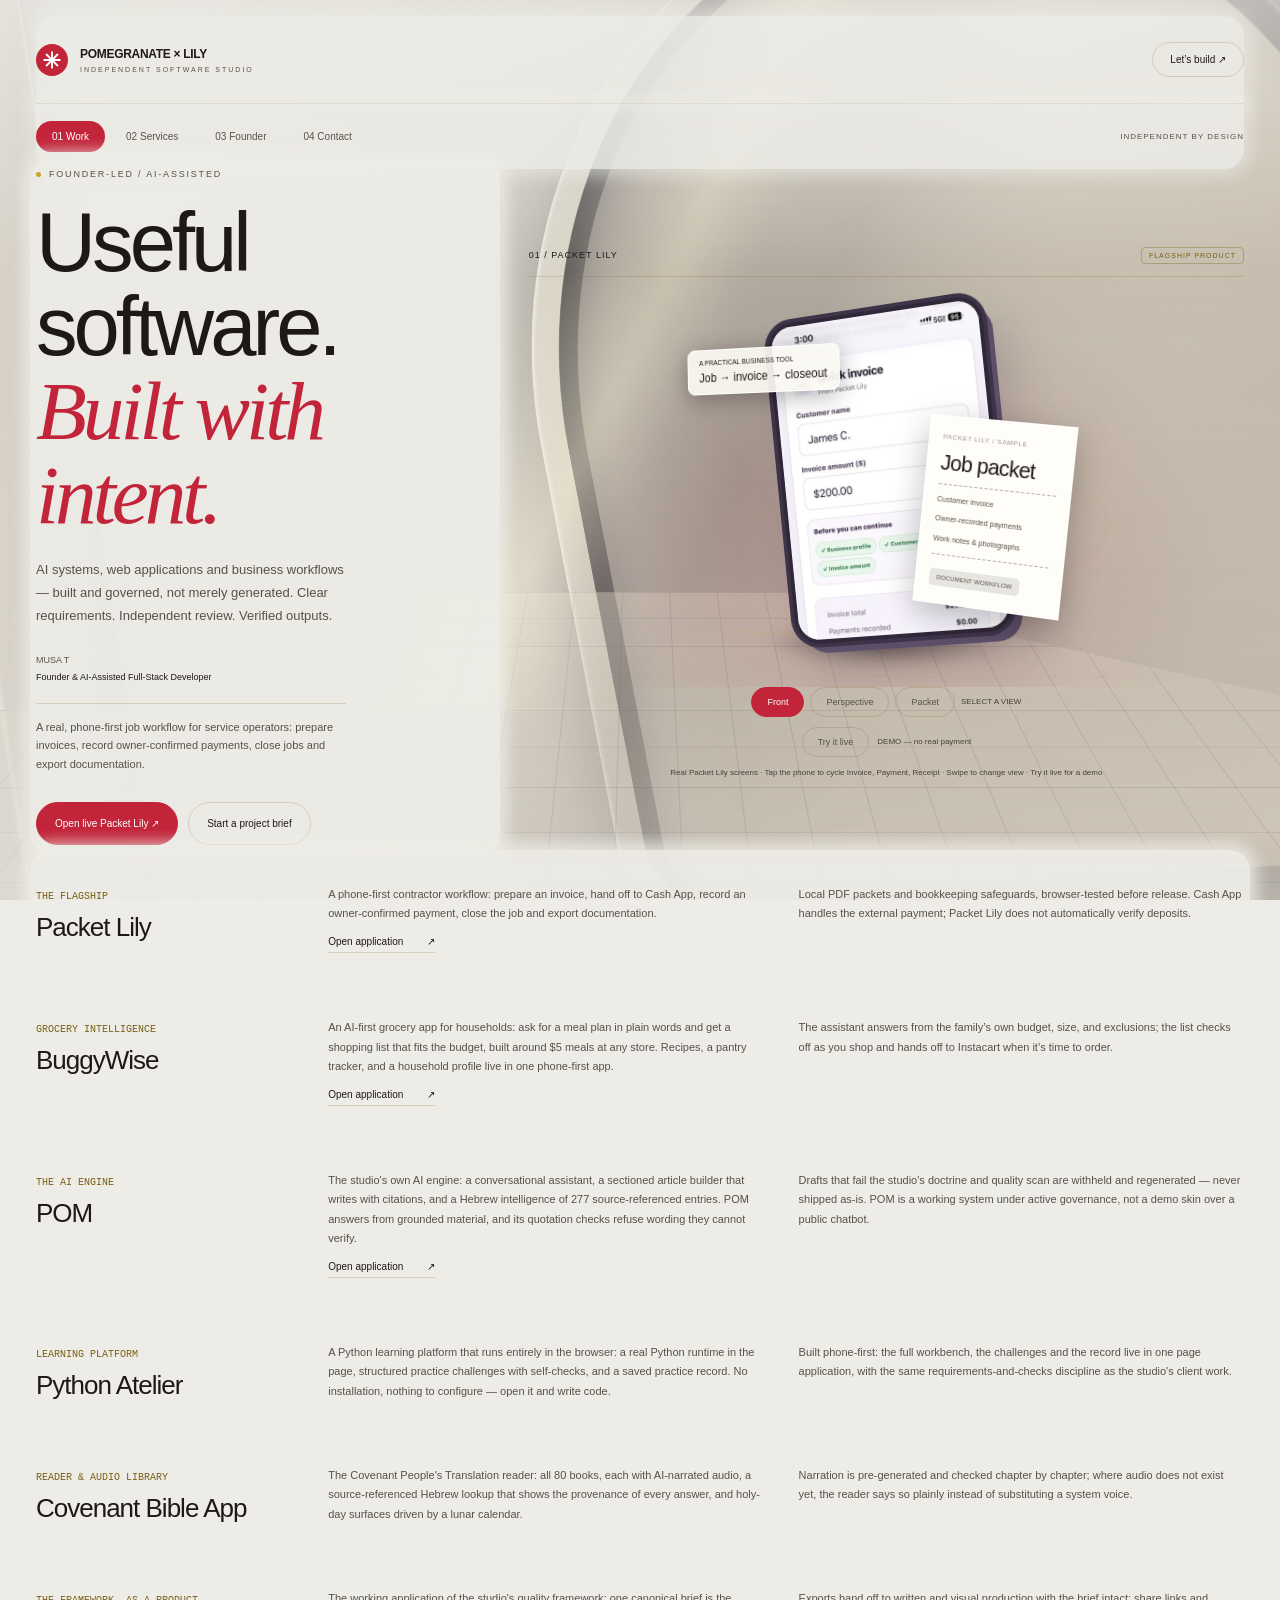
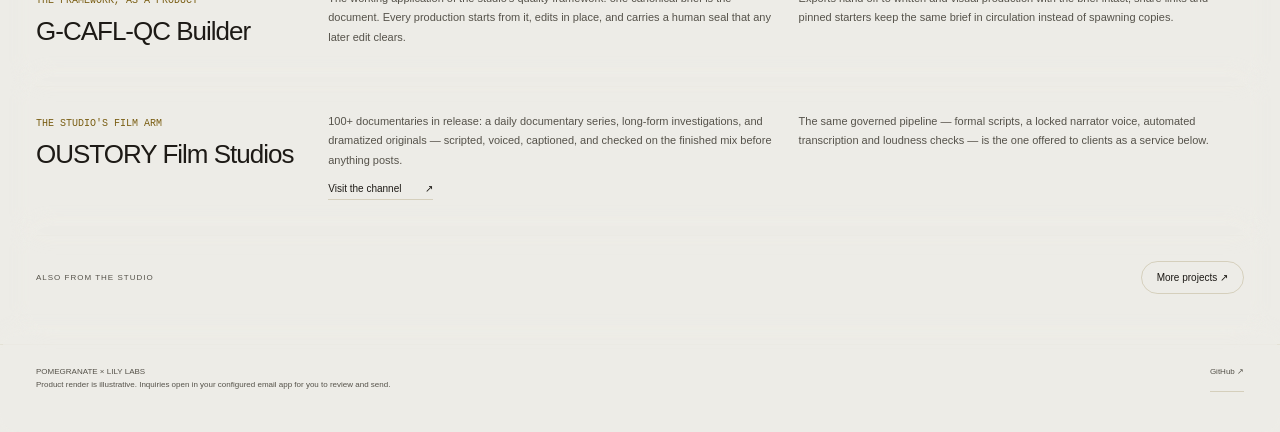
<file: index.html>
<!doctype html>
<html lang="en"><head><meta charset="utf-8"><meta name="viewport" content="width=device-width,initial-scale=1,viewport-fit=cover"><meta name="theme-color" content="#edece7"><meta property="og:type" content="website"><meta property="og:title" content="Pomegranate × Lily Labs — Independent Software Studio"><meta property="og:description" content="AI systems, web applications and business workflows — built and governed, not merely generated. Clear requirements. Independent review. Verified outputs."><meta name="referrer" content="no-referrer"><meta name="description" content="Pomegranate × Lily Labs builds AI systems, web applications, and business workflows — directed by the founder, built by a multi-agent AI operation, and released only after independent quality checks."><title>Pomegranate × Lily Labs — Independent Software Studio</title><link rel="icon" href="favicon.svg" type="image/svg+xml"><link rel="stylesheet" href="studio.css"><script src="studio.js" defer></script></head><body><div class="site"><header class="top"><a href="./" class="wordmark"><span class="mark" aria-hidden="true"><svg viewBox="0 0 32 32" fill="none"><path d="M16 4v24M4 16h24M7.5 7.5l17 17M7.5 24.5l17-17" stroke="currentColor" stroke-width="3" stroke-linecap="square"/><circle cx="16" cy="16" r="3.2" fill="currentColor"/></svg></span><span>POMEGRANATE × LILY<small>INDEPENDENT SOFTWARE STUDIO</small></span></a><button class="build-link" id="contact-cta" type="button">Let’s build <span aria-hidden="true">↗&#xfe0e;</span></button></header><input class="route" type="radio" name="route" id="nav-work" checked aria-label="Work"><input class="route" type="radio" name="route" id="nav-services" aria-label="Services"><input class="route" type="radio" name="route" id="nav-founder" aria-label="Founder"><input class="route" type="radio" name="route" id="nav-contact" aria-label="Contact"><nav class="navigation" aria-label="Studio views"><label for="nav-work">01 Work</label><label for="nav-services">02 Services</label><label for="nav-founder">03 Founder</label><label for="nav-contact">04 Contact</label><small>INDEPENDENT BY DESIGN</small></nav><main><section class="page" id="work"><div class="work-layout"><div class="intro"><div class="eyebrow">FOUNDER-LED / AI-ASSISTED</div><h1>Useful software.<br><em>Built with intent.</em></h1><p>AI systems, web applications and business workflows — built and governed, not merely generated. Clear requirements. Independent review. Verified outputs.</p><div class="founder-line">MUSA T<span>Founder &amp; AI-Assisted Full-Stack Developer</span></div><p class="product-note">A real, phone-first job workflow for service operators: prepare invoices, record owner-confirmed payments, close jobs and export documentation.</p><div class="intro-actions"><a class="btn" href="packet-lily-demo.html" target="_blank" rel="noopener noreferrer">Open live Packet Lily ↗&#xfe0e;</a><a class="btn secondary" href="#contact" id="project-cta">Start a project brief</a></div></div><div class="stage-wrap"><div class="stage-header"><span>01 / PACKET LILY</span><span class="badge">FLAGSHIP PRODUCT</span></div><input class="mode" type="radio" name="angle" id="angle-front" checked aria-label="Front view"><input class="mode" type="radio" name="angle" id="angle-side" aria-label="Side view"><input class="mode" type="radio" name="angle" id="angle-packet" aria-label="Packet view"><div class="stage" id="stage" aria-label="Illustrative Packet Lily product model"><div class="back-line" aria-hidden="true"></div><div class="ground" aria-hidden="true"></div><div class="product"><div class="phone"><div class="screen" data-mode="shots"><img class="shot on" data-shot="invoice" src="[data-uri]" alt="Packet Lily invoice screen"><img class="shot" data-shot="payment" src="[data-uri]" alt="Packet Lily payment screen"><img class="shot" data-shot="receipt" src="[data-uri]" alt="Packet Lily receipt screen"><div class="live"><div class="live-badge">DEMO — no real payment, nothing leaves this page</div><div class="live-step on" data-step="1"><h4>Invoice (demo)</h4><label>Customer name<input id="live-name" type="text" placeholder="Customer name" autocomplete="off"></label><label>Amount ($)<input id="live-amount" type="number" inputmode="decimal" min="0" step="0.01" placeholder="0.00"></label><p class="live-note" id="live-note"></p><button id="live-generate" type="button">Generate invoice</button></div><div class="live-step" data-step="2"><h4>Invoice ready (demo)</h4><p>Customer: <strong id="live-customer-out"></strong></p><p>Invoice total: <strong id="live-total-out"></strong></p><p>Method: Cash App — demo only</p><button id="live-record" type="button">Record payment</button><button id="live-back1" type="button" class="secondary">Back</button></div><div class="live-step" data-step="3"><h4>Payment recorded</h4><p>Paid by: <strong id="live-paid-by"></strong></p><p>Amount: <strong id="live-paid-amount"></strong></p><p>Current balance due: <strong>$0.00</strong></p><button id="live-restart" type="button">Start over</button><button id="live-to-shots" type="button" class="secondary">Back to screenshots</button></div></div></div></div><div class="paper"><div class="tiny">PACKET LILY / SAMPLE</div><h4>Job packet</h4><hr><p>Customer invoice</p><p>Owner-recorded payments</p><p>Work notes &amp; photographs</p><hr><span class="pill">DOCUMENT WORKFLOW</span></div><div class="floating-tag">A PRACTICAL BUSINESS TOOL<strong>Job → invoice → closeout</strong></div></div></div><div class="angle-controls"><label for="angle-front">Front</label><label for="angle-side">Perspective</label><label for="angle-packet">Packet</label><span class="hint">SELECT A VIEW</span></div><div class="demo-toggle"><button id="demo-toggle" type="button">Try it live</button><span class="demo-hint">DEMO — no real payment</span></div><p class="render-note">Real Packet Lily screens · Tap the phone to cycle Invoice, Payment, Receipt · Swipe to change view · Try it live for a demo</p></div></div><div class="project-summary"><div><span class="number">THE FLAGSHIP</span><h2>Packet Lily</h2></div><div><p>A phone-first contractor workflow: prepare an invoice, hand off to Cash App, record an owner-confirmed payment, close the job and export documentation.</p><a class="link" href="packet-lily-demo.html" target="_blank" rel="noopener noreferrer">Open application <span>↗&#xfe0e;</span></a></div><div><p>Local PDF packets and bookkeeping safeguards, browser-tested before release. Cash App handles the external payment; Packet Lily does not automatically verify deposits.</p></div></div><div class="project-summary"><div><span class="number">GROCERY INTELLIGENCE</span><h2>BuggyWise</h2></div><div><p>An AI-first grocery app for households: ask for a meal plan in plain words and get a shopping list that fits the budget, built around $5 meals at any store. Recipes, a pantry tracker, and a household profile live in one phone-first app.</p><a class="link" href="https://buggywise.buggywise.workers.dev" target="_blank" rel="noopener noreferrer">Open application <span>↗︎</span></a></div><div><p>The assistant answers from the family’s own budget, size, and exclusions; the list checks off as you shop and hands off to Instacart when it’s time to order.</p></div></div><div class="project-summary"><div><span class="number">THE AI ENGINE</span><h2>POM</h2></div><div><p>The studio's own AI engine: a conversational assistant, a sectioned article builder that writes with citations, and a Hebrew intelligence of 277 source-referenced entries. POM answers from grounded material, and its quotation checks refuse wording they cannot verify.</p><a class="link" href="https://pom-lily-labs.pages.dev/" target="_blank" rel="noopener noreferrer">Open application <span>↗&#xfe0e;</span></a></div><div><p>Drafts that fail the studio's doctrine and quality scan are withheld and regenerated — never shipped as-is. POM is a working system under active governance, not a demo skin over a public chatbot.</p></div></div><div class="project-summary"><div><span class="number">LEARNING PLATFORM</span><h2>Python Atelier</h2></div><div><p>A Python learning platform that runs entirely in the browser: a real Python runtime in the page, structured practice challenges with self-checks, and a saved practice record. No installation, nothing to configure — open it and write code.</p></div><div><p>Built phone-first: the full workbench, the challenges and the record live in one page application, with the same requirements-and-checks discipline as the studio's client work.</p></div></div><div class="project-summary"><div><span class="number">READER &amp; AUDIO LIBRARY</span><h2>Covenant Bible App</h2></div><div><p>The Covenant People's Translation reader: all 80 books, each with AI-narrated audio, a source-referenced Hebrew lookup that shows the provenance of every answer, and holy-day surfaces driven by a lunar calendar.</p></div><div><p>Narration is pre-generated and checked chapter by chapter; where audio does not exist yet, the reader says so plainly instead of substituting a system voice.</p></div></div><div class="project-summary"><div><span class="number">THE FRAMEWORK, AS A PRODUCT</span><h2>G-CAFL-QC Builder</h2></div><div><p>The working application of the studio's quality framework: one canonical brief is the document. Every production starts from it, edits in place, and carries a human seal that any later edit clears.</p></div><div><p>Exports hand off to written and visual production with the brief intact; share links and pinned starters keep the same brief in circulation instead of spawning copies.</p></div></div><div class="project-summary"><div><span class="number">THE STUDIO'S FILM ARM</span><h2>OUSTORY Film Studios</h2></div><div><p>100+ documentaries in release: a daily documentary series, long-form investigations, and dramatized originals — scripted, voiced, captioned, and checked on the finished mix before anything posts.</p><a class="link" href="https://www.tiktok.com/@oustoryfilms" target="_blank" rel="noopener noreferrer">Visit the channel <span>↗&#xfe0e;</span></a></div><div><p>The same governed pipeline — formal scripts, a locked narrator voice, automated transcription and loudness checks — is the one offered to clients as a service below.</p></div></div><div class="supporting"><span>ALSO FROM THE STUDIO</span><a href="https://github.com/pomlilylabs" target="_blank" rel="noopener noreferrer">More projects ↗&#xfe0e;</a></div></section><section class="page" id="services"><div class="text-page"><div class="eyebrow">WHAT WE BUILD</div><h2>Start with the problem.<br><em>Build the right thing.</em></h2><div class="service-row"><small>01</small><h3>Web applications<br>&amp; business websites</h3><p>Mobile-first websites and focused web tools, scoped around real users, required outputs and agreed acceptance checks.</p></div><div class="service-row"><small>02</small><h3>AI &amp; API integration</h3><p>Custom AI assistants and agents grounded in your own documents and data, the prompt systems behind them, multi-agent workflows with build-and-review separation, AI content systems with verification gates, and AI output auditing that catches fabricated claims before they ship. Bounded scope, explicit data boundaries, and loading, error and fallback behavior defined up front.</p></div><div class="service-row"><small>03</small><h3>Documents &amp; workflows</h3><p>Forms, reports, document exports and structured briefs that connect repeatable tasks. Storage, authentication and payments are scoped separately.</p></div><div class="service-row"><small>04</small><h3>Repair &amp; refinement</h3><p>Reproduce a defined issue, investigate its cause, make a targeted fix and check the affected flow. Unrelated redesigns and refactors stay out of scope.</p></div><div class="service-row"><small>05</small><h3>AI-narrated media production</h3><p>Documentary and short-form video editing, AI narration and voiceover, and repurposing batches cut from longer work — all on one studio pipeline: formally written scripts, a locked narrator voice, word-level burned-in captions, and transcription-verified delivery with loudness checks on the finished mix. The pipeline has shipped 100+ published films.</p></div><div class="service-row"><small>06</small><h3>Graphic design<br>&amp; brand identity</h3><p>Logos and mark systems, brand architecture, and graphics for social and print — designed as systems with rules, not one-off images. The studio’s own brand marks and the design layer of its book covers are the standing samples.</p></div><div class="service-row"><small>07</small><h3>Book design, ads<br>&amp; publishing</h3><p>Book covers, interior formatting and KDP print and ebook production, and finished video book ads built from the real cover and the verified price. Fourteen-plus published titles and fourteen shipped book ads stand as the record.</p></div><div class="service-row"><small>08</small><h3>Research writing<br>&amp; content systems</h3><p>Source-verified long-form articles delivered with their source ledgers, documentary scripts, technical documentation, resumes and website copy — plus social media content production and strategy run as a system, on a daily documentary channel that funnels viewers to books and offers. The Freedom Arkives article library and the channel’s record are the samples.</p></div><div class="service-row"><small>09</small><h3>E-learning<br>&amp; training design</h3><p>Interactive practice systems with self-checking exercises, learning records and training manuals — instructional design backed by a doctorate in education. Python Atelier, a working in-browser Python platform with five self-checking challenges and a practice record, is the proof.</p></div><div class="service-row"><small>10</small><h3>Admin &amp; operations support</h3><p>Data processing and cleanup, spreadsheet trackers and templates, transcription checked against the source audio, and document operations support — the same order-and-systems discipline that runs the studio’s own multi-project production.</p></div><div class="service-row"><small>11</small><h3>QA &amp; testing</h3><p>Website and web-app testing as a defined sprint: real-device checks, plain-language issue lists with reproductions, and re-verification after fixes — nothing called done until it has been checked on the finished build.</p></div></div></section><section class="page" id="founder"><div class="text-page"><div class="eyebrow">THE FOUNDER / THE METHOD</div><h2>Human direction.<br><em>AI-assisted execution.</em></h2><div class="founder-grid"><div><figure class="founder-photo"><img src="[data-uri]" alt="Musa T, founder of Pomegranate × Lily Labs" width="412" height="900"></figure><h3>Musa T</h3><p>Founder &amp; AI-Assisted Full-Stack Developer</p><p>I direct a multi-agent AI operation. Parallel AI builders draft and implement; independent reviewers check the work; nothing merges or ships without release. Claims are made before work is touched, and the builder is never the verifier. I define the requirements, investigate the defects, and hold the release line.</p><p>My work focuses on practical business tools, AI-enabled applications, and browser-based learning experiences. The studio's own record runs alongside the client work: 14+ published books including the Covenant Bible volumes, 100+ documentaries released through OUSTORY Film Studios, and a documentary channel produced on a daily system.</p><a class="btn secondary" href="https://github.com/pomlilylabs" target="_blank" rel="noopener noreferrer">Explore GitHub ↗&#xfe0e;</a></div><div class="method"><div><b>G</b><span>Goal — define the result.</span></div><div><b>C</b><span>Context — understand the system.</span></div><div><b>A</b><span>Audience — identify the users.</span></div><div><b>F</b><span>Format — specify the deliverable.</span></div><div><b>L</b><span>Limits — establish boundaries.</span></div><div><b>QC</b><span>Quality Check — test and refine.</span></div></div></div></div></section><section class="page" id="contact"><div class="text-page"><div class="eyebrow">YOUR NEXT PROJECT</div><h2>What needs<br><em>to work better?</em></h2><p>Describe the users, the problem and the outcome. Work is taken as fixed-price, defined deliverables: scoped in a brief, built, and checked against it before release. Open an email draft addressed to us, then review and send it from your own email app.</p><form class="contact-form" id="brief-form" action="mailto:pomlilylabs@gmail.com?subject=Pomegranate%20%C3%97%20Lily%20project%20inquiry" method="POST" enctype="text/plain"><label class="sr-only" for="brief">Describe your project</label><textarea id="brief" name="message" required maxlength="5000" placeholder="We need a better way to…"></textarea><a class="btn" id="email-cta" style="margin-top:15px" href="mailto:pomlilylabs@gmail.com?subject=Pomegranate%20%C3%97%20Lily%20project%20inquiry">Open email app ↗&#xfe0e;</a><p class="no-js-info">Without JavaScript, the email link opens a draft with the recipient and subject. Copy your message above into the draft.</p><div class="status" id="brief-status" role="status" aria-live="polite"></div></form><p style="font-size:10px">You press Send in your email app. If no app opens, copy your message and email <a href="mailto:pomlilylabs@gmail.com">pomlilylabs@gmail.com</a>. Nothing is sent automatically by this website.</p></div></section></main><footer class="footer"><span>POMEGRANATE × LILY LABS<br>Product render is illustrative. Inquiries open in your configured email app for you to review and send.</span><a href="https://github.com/pomlilylabs" target="_blank" rel="noopener noreferrer">GitHub ↗&#xfe0e;</a></footer></div></body></html>
</file>
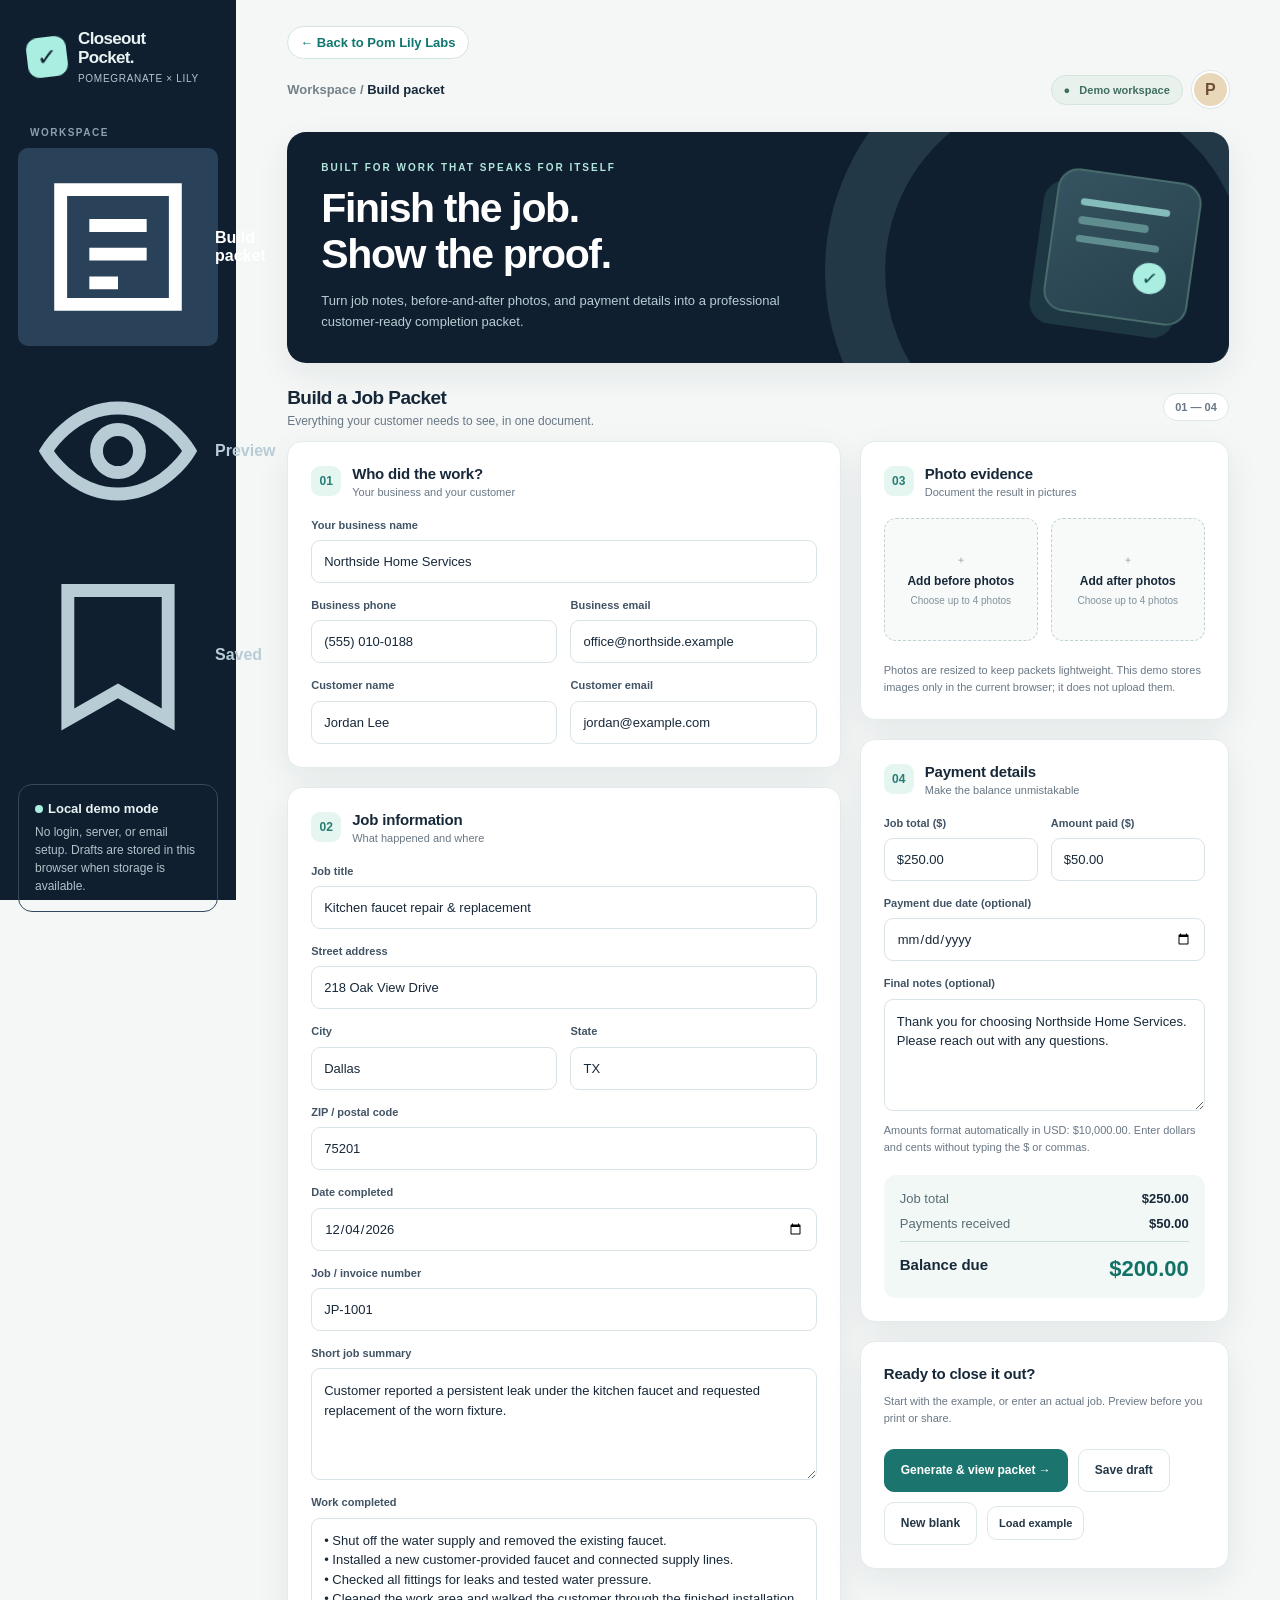
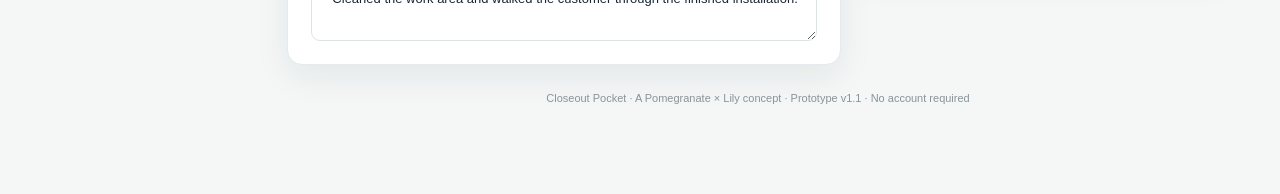
<file: packet-lily-demo.html>
<!doctype html>
<html lang="en">
<head>
<meta charset="utf-8">
<meta name="viewport" content="width=device-width,initial-scale=1,viewport-fit=cover">
<meta name="theme-color" content="#101f30">
<title>Closeout Pocket — Job completion packets</title>
<meta name="description" content="Create professional completion packets with customer details, before-and-after photos, and clear USD balances. Browser-local prototype.">
<style>
:root{color-scheme:light;--navy:#101f30;--navy2:#1b3048;--mint:#a9eee0;--teal:#267e76;--gold:#f8c779;--ink:#172839;--muted:#697785;--line:#dde6e9;--bg:#f4f7f6;--card:#fff;--shadow:0 12px 35px rgba(16,31,48,.07);font-family:Inter,-apple-system,BlinkMacSystemFont,"Segoe UI",sans-serif;font-synthesis:none}
*{box-sizing:border-box}body{margin:0;background:var(--bg);color:var(--ink)}button,input,textarea{font:inherit}button{cursor:pointer}button:focus-visible,input:focus-visible,textarea:focus-visible{outline:3px solid rgba(31,131,122,.42);outline-offset:2px}button:disabled{cursor:not-allowed;opacity:.55}a{color:inherit}.app{min-height:100vh;display:grid;grid-template-columns:236px minmax(0,1fr)}.sidebar{background:var(--navy);color:#e7f2f1;padding:27px 18px;display:flex;flex-direction:column;gap:30px;min-height:100vh;position:sticky;top:0;height:100vh}.brand{display:flex;gap:11px;align-items:center;padding:3px 9px}.brand-mark{width:40px;height:40px;display:grid;place-items:center;border-radius:12px;background:var(--mint);color:var(--navy);font-size:24px;font-weight:900;transform:rotate(-7deg)}.brand-mark b{transform:rotate(7deg)}.brand-name{font-weight:820;letter-spacing:-.65px;line-height:1.11;font-size:17px}.brand-sub{font-size:10px;color:#b2c5cd;margin-top:5px;letter-spacing:.7px;text-transform:uppercase}.side-title{font-size:10px;text-transform:uppercase;color:#8ba0ae;font-weight:800;letter-spacing:1.5px;margin:10px 12px}.nav{display:flex;flex-direction:column;gap:6px}.nav button{color:#b8ccd5;border:0;background:transparent;text-align:left;padding:13px 14px;border-radius:10px;display:flex;gap:11px;align-items:center;font-weight:660;width:100%}.nav button svg{flex-shrink:0}.nav button.active{background:#294159;color:white}.nav button:hover{background:#253d54}.sidebar-bottom{margin-top:auto;border:1px solid #34485e;border-radius:14px;padding:16px}.sidebar-bottom strong{display:block;font-size:13px}.sidebar-bottom p{line-height:1.5;font-size:12px;color:#afc3c9;margin:7px 0 0}.status-dot{display:inline-block;width:8px;height:8px;background:#a9eee0;border-radius:50%;margin-right:5px}.main{min-width:0;padding:26px clamp(18px,4vw,60px) 90px;max-width:1450px;width:100%;margin:auto}.topbar{display:flex;justify-content:space-between;align-items:center;gap:15px;margin-bottom:24px}
 .back-bar{display:inline-flex;align-items:center;gap:6px;color:#0f766e;text-decoration:none;font-size:13px;font-weight:750;padding:8px 12px;border:1px solid #d3e6de;border-radius:100px;background:#fff;margin-bottom:12px;white-space:nowrap}
 .back-bar:hover{background:#e8f1ec}.crumb{color:#74828a;font-size:13px;font-weight:750}.crumb strong{color:var(--ink)}.top-actions{display:flex;gap:9px;align-items:center}.tiny-pill{background:#e8f1ec;border:1px solid #d3e6de;border-radius:100px;color:#416e62;padding:8px 12px;font-size:11px;font-weight:750}.avatar{width:37px;height:37px;background:#e8d7b9;border:2px solid white;box-shadow:0 0 0 1px var(--line);display:grid;place-items:center;border-radius:50%;font-weight:850;color:#6b5132}.hero{position:relative;overflow:hidden;background:var(--navy);border-radius:19px;padding:30px 34px;display:flex;align-items:center;justify-content:space-between;min-height:213px;color:white;box-shadow:var(--shadow);margin-bottom:24px}.hero:after{content:"";position:absolute;right:-76px;bottom:-148px;width:360px;height:360px;border:60px solid rgba(169,238,224,.12);border-radius:50%}.hero .overline{text-transform:uppercase;letter-spacing:2px;font-size:10px;font-weight:800;color:#b1e6dc}.hero h1{font-size:clamp(28px,3.4vw,41px);line-height:1.13;letter-spacing:-1.35px;margin:12px 0 12px;max-width:570px}.hero p{max-width:480px;color:#b8cdd3;font-size:13px;line-height:1.65;margin:0}.hero-art{position:relative;z-index:1;width:145px;min-width:145px;height:144px;border:2px solid #476c6b;border-radius:21px;background:linear-gradient(145deg,#365361,#25404b);transform:rotate(8deg);display:flex;flex-direction:column;gap:11px;padding:27px 23px;box-shadow:-12px 14px rgba(118,214,195,.13)}.hero-art span{display:block;width:95%;height:8px;border-radius:12px;background:#85bdba}.hero-art span:nth-child(2){width:75%;background:#608e90}.hero-art span:nth-child(3){width:88%;background:#608e90}.hero-art b{border-radius:50%;background:var(--mint);color:#164a47;width:33px;height:33px;display:grid;place-items:center;font-size:19px;margin-left:auto}.section-title{display:flex;align-items:center;justify-content:space-between;gap:12px;margin:24px 0 13px}.section-title h2{margin:0;font-size:19px;letter-spacing:-.55px}.section-title p{margin:5px 0 0;color:var(--muted);font-size:12px}.mini-tag{border:1px solid var(--line);background:white;border-radius:50px;padding:7px 11px;color:var(--muted);font-size:11px;font-weight:700;white-space:nowrap}.grid{display:grid;grid-template-columns:minmax(0,1.2fr) minmax(285px,.8fr);gap:19px;align-items:start}.stack{display:grid;gap:19px}.card{background:var(--card);border:1px solid #e4ebed;border-radius:15px;padding:23px;box-shadow:var(--shadow)}.card-head{display:flex;gap:11px;align-items:center;margin-bottom:20px}.card-num{width:30px;height:30px;border-radius:9px;display:grid;place-items:center;background:#e5f5f0;color:var(--teal);font-weight:850;font-size:12px}.card h3{margin:0;font-size:15px;letter-spacing:-.2px}.card-head p{margin:4px 0 0;font-size:11px;color:var(--muted)}.field-grid{display:grid;grid-template-columns:1fr 1fr;gap:15px 13px}.field{display:flex;flex-direction:column;gap:7px;min-width:0}.field.span{grid-column:1/-1}.field label{font-size:11px;font-weight:780;color:#415364}.field input,.field textarea{border:1px solid #dae3e8;border-radius:9px;background:#fff;padding:12px 12px;width:100%;color:var(--ink);font-size:13px;min-height:43px}.field input::placeholder,.field textarea::placeholder{color:#a5aeb7}.field textarea{resize:vertical;min-height:112px;line-height:1.5}.field small{font-size:10px;color:var(--muted);line-height:1.4}.summary-strip{padding:16px;border-radius:12px;background:#f1f8f6;display:grid;gap:10px;margin-top:19px}.sum-row{display:flex;justify-content:space-between;gap:10px;font-size:13px;color:#596d76}.sum-row strong{color:var(--ink)}.sum-row.total{border-top:1px solid #cbdfd8;padding-top:14px;font-size:15px;font-weight:800;color:var(--ink)}.sum-row.total strong{color:#137266;font-size:22px}.photo-grid{display:grid;grid-template-columns:1fr 1fr;gap:13px}.upload-area{border:1.5px dashed #bed2d6;background:#f7faf9;border-radius:12px;min-height:123px;display:flex;flex-direction:column;justify-content:center;align-items:center;padding:14px;text-align:center;gap:7px;cursor:pointer}.upload-area:hover{border-color:#2a8d84;background:#eff8f5}.upload-area strong{font-size:12px}.upload-area span{font-size:10px;color:#81919c}.upload-icon{font-size:24px;color:var(--teal);font-weight:300}.thumbs{display:flex;flex-wrap:wrap;gap:7px;margin-top:10px}.thumb{position:relative;width:66px;height:62px}.thumb img{width:100%;height:100%;object-fit:cover;border-radius:8px;border:1px solid var(--line)}.thumb button{position:absolute;right:-6px;top:-6px;background:#fff;border:1px solid #dae3e8;border-radius:50%;font-size:14px;width:23px;height:23px;line-height:17px;padding:0;box-shadow:0 2px 5px #aaa}.help{font-size:11px;color:var(--muted);line-height:1.55;margin:11px 0 0}.action-bar{display:flex;align-items:center;gap:10px;flex-wrap:wrap;margin-top:22px}.btn{border:1px solid #dce6e8;background:#fff;color:#243746;border-radius:10px;font-size:12px;font-weight:790;padding:13px 16px;display:inline-flex;align-items:center;justify-content:center;gap:8px;min-height:43px}.btn:hover{background:#f1f8f6}.btn.primary{background:#1b756e;border-color:#1b756e;color:white}.btn.primary:hover{background:#115b54}.btn.dark{background:var(--navy);border-color:var(--navy);color:white}.btn.danger{color:#af5151}.btn.small{min-height:34px;padding:9px 11px;font-size:11px}.screen{display:none}.screen.active{display:block}.bottomnav{display:none}.preview-toolbar{display:flex;align-items:center;justify-content:space-between;gap:14px;flex-wrap:wrap;margin:0 0 18px}.preview-toolbar h2{margin:0;font-size:20px}.preview-toolbar p{color:var(--muted);font-size:12px;margin:6px 0 0}.preview-actions{display:flex;flex-wrap:wrap;gap:8px}.report{background:white;max-width:830px;margin:auto;border:1px solid var(--line);box-shadow:0 14px 44px rgba(16,31,48,.08);border-radius:12px;overflow:hidden}.report-band{background:var(--navy);height:13px}.report-body{padding:40px clamp(20px,6vw,54px) 46px}.report-top{display:flex;justify-content:space-between;gap:25px;padding-bottom:30px;border-bottom:1px solid #e2e9ec}.r-brand{font-weight:850;font-size:18px;letter-spacing:-.4px;overflow-wrap:anywhere}.r-company{color:#6d808c;font-size:11px;line-height:1.65;margin-top:8px;overflow-wrap:anywhere}.r-label{font-size:10px;text-transform:uppercase;color:#697e88;letter-spacing:1.2px;font-weight:800;margin-bottom:7px}.r-title{font-size:26px;letter-spacing:-.8px;font-weight:860;color:var(--navy);line-height:1.1;margin-top:8px}.r-badge{border-radius:6px;background:#e4f4ef;color:#167669;font-size:11px;font-weight:810;display:inline-block;padding:7px 10px;margin-top:13px}.r-details{display:grid;grid-template-columns:1fr 1fr;gap:27px;padding:26px 0;border-bottom:1px solid #e2e9ec}.r-value{font-size:13px;font-weight:700;line-height:1.6;overflow-wrap:anywhere}.r-light{font-size:11px;color:#667681;line-height:1.6;overflow-wrap:anywhere}.r-section{margin-top:30px}.r-section h3{font-size:14px;letter-spacing:-.2px;margin:0 0 11px;color:var(--navy)}.r-section p{font-size:12px;line-height:1.8;color:#435767;white-space:pre-wrap;overflow-wrap:anywhere;margin:0}.r-finance{background:#f2f8f6;border-radius:12px;padding:22px 26px;margin-top:30px}.r-finance>div{display:flex;justify-content:space-between;gap:10px;font-size:12px;color:#516a73;margin-bottom:11px}.r-finance strong{color:#233d42}.r-finance .due{font-size:18px;color:#0d6d61;border-top:1px solid #d0e5df;padding-top:14px;margin:14px 0 0;font-weight:900}.r-finance .due strong{color:#0d6d61}.r-image-grid{display:grid;grid-template-columns:1fr 1fr;gap:15px}.r-image-cell{break-inside:avoid}.r-image-cell img{width:100%;height:180px;object-fit:cover;border-radius:8px;display:block}.r-image-cell span{display:block;font-size:10px;color:#788a96;margin-top:6px}.r-footer{border-top:1px solid #dce6e8;margin-top:35px;padding-top:15px;display:flex;justify-content:space-between;gap:15px;font-size:10px;color:#87949c}.empty{padding:55px 20px;border:1px dashed #cbdbdf;background:#fff;border-radius:15px;text-align:center}.empty strong{display:block;font-size:17px}.empty p{font-size:12px;color:var(--muted);line-height:1.6}.saved-list{display:grid;gap:13px}.saved-item{background:white;border:1px solid var(--line);padding:18px;border-radius:13px;display:flex;justify-content:space-between;align-items:center;gap:14px}.saved-item h3{font-size:14px;margin:0 0 5px}.saved-item p{font-size:12px;color:var(--muted);margin:0}.saved-item .actions{display:flex;flex-wrap:wrap;gap:7px}.toast{position:fixed;left:50%;bottom:30px;transform:translate(-50%,40px);background:var(--navy);color:white;padding:12px 18px;border-radius:10px;font-size:12px;font-weight:700;z-index:20;opacity:0;pointer-events:none;transition:opacity .2s,transform .2s;box-shadow:0 6px 25px #06172455;max-width:90vw;text-align:center}.toast.show{opacity:1;transform:translate(-50%,0)}.copyright{font-size:11px;text-align:center;color:#87949a;margin:27px 0 0}
@media(max-width:1110px){.grid{grid-template-columns:1fr}.main{max-width:860px}.photo-grid{grid-template-columns:1fr 1fr}}
@media(max-width:680px){.app{display:block}.sidebar{display:none}.main{padding:18px 15px 105px}.topbar{margin-bottom:16px}.hero{padding:23px 22px;min-height:184px;margin-bottom:16px}.hero h1{font-size:29px;max-width:310px}.hero p{font-size:12px;max-width:320px}.hero-art{display:none}.card{padding:18px}.field-grid{gap:13px 10px}.field input,.field textarea{font-size:16px}.section-title{margin:20px 0 12px}.bottomnav{position:fixed;bottom:0;left:0;right:0;display:flex;align-items:center;justify-content:space-around;background:white;border-top:1px solid var(--line);padding:7px 6px calc(7px + env(safe-area-inset-bottom));box-shadow:0 -5px 17px rgba(13,37,49,.05);z-index:12}.bottomnav button{width:32%;display:flex;gap:5px;align-items:center;justify-content:center;flex-direction:column;background:transparent;border:0;color:#82929c;font-weight:700;font-size:10px;border-radius:8px;padding:7px}.bottomnav button.active{color:#1c8177;background:#eff7f4}.bottomnav svg{width:20px;height:20px}.toast{bottom:88px}.report-body{padding:24px 20px 32px}.report-top{gap:14px}.r-title{font-size:20px}.r-brand{font-size:15px}.r-image-cell img{height:130px}.saved-item{align-items:flex-start;flex-direction:column}.photo-grid{gap:8px}.upload-area{padding:11px;min-height:109px}}
@media(max-width:355px){.field-grid,.photo-grid{grid-template-columns:1fr}.r-details{grid-template-columns:1fr}.top-actions .tiny-pill{display:none}}
/* Mobile QC: no iOS date/input overflow and no crushed paired labels. */
.field-grid{grid-template-columns:repeat(2,minmax(0,1fr))}
.field input,.field textarea{max-width:100%;min-width:0;min-inline-size:0;display:block;box-sizing:border-box}
.field input[type="date"]{width:100%;min-width:0;min-inline-size:0;max-width:100%;-webkit-min-logical-width:0}
.field label{overflow-wrap:anywhere;line-height:1.4}
@media(max-width:680px){.field-grid{grid-template-columns:minmax(0,1fr)}.field-grid .field,.field-grid .field.span{grid-column:1/-1}.field-grid.payment-fields{grid-template-columns:repeat(2,minmax(0,1fr))}.payment-fields .field:not(.span){grid-column:auto}.payment-fields .field.span{grid-column:1/-1}}
@media(max-width:390px){.field-grid.payment-fields{grid-template-columns:minmax(0,1fr)}.payment-fields .field:not(.span){grid-column:1/-1}}
@media(max-width:680px){.r-details{grid-template-columns:1fr;gap:18px}}
@media print{*{-webkit-print-color-adjust:exact!important;print-color-adjust:exact!important}body{background:white}.sidebar,.topbar,.back-bar,.hero,.section-title,.grid,.action-bar,.preview-toolbar,.bottomnav,.toast,.copyright,#screen-saved{display:none!important}.main{display:block!important;padding:0!important;margin:0!important;max-width:none!important}.screen{display:none!important}#screen-preview{display:block!important}.report{border:0;box-shadow:none;max-width:none;border-radius:0}.report-body{padding:32px 36px 20px}.r-image-cell img{max-height:165px}.report-band{height:8px}@page{size:A4;margin:0.35in}}

/* Successful packet generation is unmistakable, even in embedded web views. */
.generation-banner{display:flex;align-items:flex-start;gap:13px;flex-wrap:wrap;border:2px solid #c5dfd9;background:linear-gradient(125deg,#effaf6,#fff);border-radius:15px;padding:20px 21px;margin:0 0 24px;box-shadow:0 6px 18px #123e3812}
.generation-banner[hidden]{display:none!important}
.generation-mark{display:grid;place-items:center;border-radius:50%;width:36px;height:36px;background:#127d69;color:white;font-weight:900;font-size:23px;flex:none}
.generation-content{flex:1;min-width:180px}
.generation-content strong{color:#163b32;display:block;font-size:18px;line-height:1.25}
.generation-content p{font-size:12px;line-height:1.65;color:#45665b;margin:8px 0 0}
.generation-actions{display:flex;flex-wrap:wrap;gap:8px;flex-basis:100%;margin-top:7px}
.generation-actions button{flex:1 1 155px}
@media(max-width:420px){.generation-banner{padding:15px}.generation-actions button{flex-basis:100%}}
@media print{
 .generation-banner{display:none!important}
 /* Do not reserve the hidden desktop sidebar's 236px grid track. */
 .app{display:block!important;width:100%!important;min-height:0!important}
 .main{display:block!important;width:100%!important;max-width:none!important;min-width:0!important;margin:0!important;padding:0!important}
 #screen-preview{display:block!important;width:100%!important;margin:0!important;padding:0!important}
 .report{display:block!important;width:100%!important;max-width:none!important;margin:0!important}
 .report-body{padding:22px 29px 18px!important}
 .report-top{gap:20px;align-items:flex-start}
 .report-top>div:first-child{flex:1 1 55%;min-width:0}
 .report-top>div:last-child{flex:0 0 42%}
 .r-brand{font-size:18px}
 .r-details{grid-template-columns:minmax(0,1fr) minmax(0,1fr)!important;gap:30px!important}
 .r-section{margin-top:18px}
 .r-section p{line-height:1.55}
 .r-finance{margin-top:19px;padding:17px 21px}
 .r-footer{margin-top:20px}
 #screen-preview > .help{display:none!important}
}


</style>
</head>
<body>
<div class="app">
<aside class="sidebar" aria-label="Main navigation"><div class="brand"><span class="brand-mark"><b>✓</b></span><div><div class="brand-name">Closeout<br>Pocket.</div><div class="brand-sub">Pomegranate × Lily</div></div></div><div><div class="side-title">Workspace</div><nav class="nav" id="sideNav"></nav></div><div class="sidebar-bottom"><strong><span class="status-dot"></span>Local demo mode</strong><p>No login, server, or email setup. Drafts are stored in this browser when storage is available.</p></div></aside>
<main class="main"><a class="back-bar" href="https://pomlilylabs.github.io/">← Back to Pom Lily Labs</a><header class="topbar"><div class="crumb">Workspace <span aria-hidden="true"> / </span> <strong id="crumb">Build packet</strong></div><div class="top-actions"><span class="tiny-pill">● &nbsp; Demo workspace</span><span class="avatar" title="Pomegranate × Lily">P</span></div></header>
<section class="hero"><div><div class="overline">Built for work that speaks for itself</div><h1>Finish the job.<br>Show the proof.</h1><p>Turn job notes, before-and-after photos, and payment details into a professional customer-ready completion packet.</p></div><div class="hero-art" aria-hidden="true"><span></span><span></span><span></span><b>✓</b></div></section>
<div id="screen-build" class="screen active">
<div class="section-title"><div><h2>Build a Job Packet</h2><p>Everything your customer needs to see, in one document.</p></div><span class="mini-tag">01 — 04</span></div>
<div class="grid"><div class="stack">
<section class="card"><div class="card-head"><span class="card-num">01</span><div><h3>Who did the work?</h3><p>Your business and your customer</p></div></div><div class="field-grid">
<div class="field span"><label for="company">Your business name</label><input id="company" data-field="company" placeholder="e.g. Northside Home Services"></div>
<div class="field"><label for="phone">Business phone</label><input id="phone" data-field="phone" inputmode="tel" placeholder="(555) 010-1234"></div>
<div class="field"><label for="companyEmail">Business email</label><input id="companyEmail" data-field="companyEmail" type="email" placeholder="hello@business.com"></div>
<div class="field"><label for="customer">Customer name</label><input id="customer" data-field="customer" placeholder="e.g. Jordan Lee"></div>
<div class="field"><label for="customerEmail">Customer email</label><input id="customerEmail" data-field="customerEmail" type="email" placeholder="customer@email.com"></div>
</div></section>
<section class="card"><div class="card-head"><span class="card-num">02</span><div><h3>Job information</h3><p>What happened and where</p></div></div><div class="field-grid">
<div class="field span"><label for="job">Job title</label><input id="job" data-field="job" placeholder="e.g. Kitchen faucet repair"></div>
<div class="field span"><label for="address">Street address</label><input id="address" data-field="address" autocomplete="street-address" placeholder="218 Oak View Drive"></div>
<div class="field city-field"><label for="city">City</label><input id="city" data-field="city" autocomplete="address-level2" placeholder="Dallas"></div>
<div class="field"><label for="stateCode">State</label><input id="stateCode" data-field="stateCode" autocomplete="address-level1" placeholder="TX" maxlength="30"></div>
<div class="field span"><label for="zip">ZIP / postal code</label><input id="zip" data-field="zip" autocomplete="postal-code" inputmode="text" placeholder="75201" maxlength="20"></div>
<div class="field span"><label for="date">Date completed</label><input type="date" id="date" data-field="date"></div>
<div class="field span"><label for="ref">Job / invoice number</label><input id="ref" data-field="ref" placeholder="e.g. JP-1001"></div>
<div class="field span"><label for="summary">Short job summary</label><textarea id="summary" data-field="summary" rows="3" placeholder="What was the customer asking you to complete?"></textarea></div>
<div class="field span"><label for="work">Work completed</label><textarea id="work" data-field="work" rows="5" placeholder="List the completed work, parts installed, cleanup, and final result."></textarea></div>
</div></section>
</div><div class="stack">
<section class="card"><div class="card-head"><span class="card-num">03</span><div><h3>Photo evidence</h3><p>Document the result in pictures</p></div></div><div class="photo-grid"><div><label for="beforeFiles" class="upload-area"><span class="upload-icon">＋</span><strong>Add before photos</strong><span>Choose up to 4 photos</span></label><input id="beforeFiles" type="file" accept="image/*" multiple hidden><div class="thumbs" id="beforeThumbs"></div></div><div><label for="afterFiles" class="upload-area"><span class="upload-icon">＋</span><strong>Add after photos</strong><span>Choose up to 4 photos</span></label><input id="afterFiles" type="file" accept="image/*" multiple hidden><div class="thumbs" id="afterThumbs"></div></div></div><p class="help">Photos are resized to keep packets lightweight. This demo stores images only in the current browser; it does not upload them.</p></section>
<section class="card payment-card"><div class="card-head"><span class="card-num">04</span><div><h3>Payment details</h3><p>Make the balance unmistakable</p></div></div><div class="field-grid payment-fields"><div class="field"><label for="total">Job total ($)</label><input id="total" data-field="total" type="text" inputmode="decimal" autocomplete="off" placeholder="$250.00" aria-describedby="moneyHelp"></div>
<div class="field"><label for="paid">Amount paid ($)</label><input id="paid" data-field="paid" type="text" inputmode="decimal" autocomplete="off" placeholder="$0.00" aria-describedby="moneyHelp"></div><div class="field span"><label for="due">Payment due date (optional)</label><input id="due" type="date" data-field="due"></div><div class="field span"><label for="notes">Final notes (optional)</label><textarea id="notes" rows="3" data-field="notes" placeholder="Warranty, instructions, next steps, or thank-you note"></textarea></div></div><p class="help" id="moneyHelp">Amounts format automatically in USD: $10,000.00. Enter dollars and cents without typing the $ or commas.</p>
<div class="summary-strip"><div class="sum-row"><span>Job total</span><strong id="liveTotal">$0.00</strong></div><div class="sum-row"><span>Payments received</span><strong id="livePaid">$0.00</strong></div><div class="sum-row total"><span id="balanceLabel">Balance due</span><strong id="liveBalance">$0.00</strong></div></div></section>
<section class="card"><h3>Ready to close it out?</h3><p class="help">Start with the example, or enter an actual job. Preview before you print or share.</p><div class="action-bar"><button class="btn primary" id="previewBtn">Generate &amp; view packet →</button><button class="btn" id="saveBtn">Save draft</button><button class="btn" id="blankBtn">New blank</button><button class="btn small" id="demoBtn">Load example</button></div></section>
</div></div></div>
<section id="screen-preview" class="screen">
<div class="generation-banner" id="generationBanner" role="status" aria-live="polite" hidden>
  <span class="generation-mark" aria-hidden="true">✓</span>
  <div class="generation-content">
    <strong>Your Job Packet has been generated.</strong>
    <p id="generationCaption">Your completed document appears below. You can save a copy or share it with your customer.</p>
  </div>
  <div class="generation-actions">
    <button type="button" class="btn primary" id="sharePacketBtn">Share Job Packet</button>
    <button type="button" class="btn" id="savePacketFileBtn">Save report file</button>
  </div>
</div>
<div class="preview-toolbar"><div><h2>Your Job Packet</h2><p>Review before handing it to your customer.</p></div><div class="preview-actions"><button class="btn small" data-switch="build">← Edit</button><button class="btn small" id="copyBtn">Copy summary</button><button class="btn small" id="downloadBtn">Save report file</button><button class="btn primary small" id="printBtn">Print / Save PDF</button></div></div><article class="report" id="report" aria-label="Job completion report"></article><p class="help" style="max-width:830px;margin:15px auto">Your completed Job Packet is displayed above. “Save report file” downloads a self-contained HTML document, including photos. “Share Job Packet” opens your device’s share menu if supported; “Print / Save PDF” opens your browser’s print dialog. If an in-app viewer blocks printing or downloads, open the file in Safari. Nothing is emailed automatically.</p></section>
<section id="screen-saved" class="screen"><div class="section-title"><div><h2>Saved packets</h2><p>Packets saved in this browser on this device.</p></div><button class="btn primary small" data-switch="build">+ New packet</button></div><div id="savedList"></div><p class="help">Saved packets are not synced across devices. Avoid storing sensitive customer details on shared devices.</p></section>
<p class="copyright">Closeout Pocket · A Pomegranate × Lily concept · Prototype v1.1 · No account required</p>
</main></div>
<nav class="bottomnav" id="bottomNav" aria-label="Mobile navigation"></nav><div class="toast" id="toast" role="status" aria-live="polite"></div>
<script>
(()=>{
'use strict';
const K_DRAFT='closeout-pocket-draft-v1',K_SAVED='closeout-pocket-saved-v1';
const today=()=>{const d=new Date();return [d.getFullYear(),String(d.getMonth()+1).padStart(2,'0'),String(d.getDate()).padStart(2,'0')].join('-')};
const demo=()=>({company:'Northside Home Services',phone:'(555) 010-0188',companyEmail:'office@northside.example',customer:'Jordan Lee',customerEmail:'jordan@example.com',job:'Kitchen faucet repair & replacement',address:'218 Oak View Drive',city:'Dallas',stateCode:'TX',zip:'75201',date:today(),ref:'JP-1001',summary:'Customer reported a persistent leak under the kitchen faucet and requested replacement of the worn fixture.',work:'• Shut off the water supply and removed the existing faucet.\n• Installed a new customer-provided faucet and connected supply lines.\n• Checked all fittings for leaks and tested water pressure.\n• Cleaned the work area and walked the customer through the finished installation.',total:'250',paid:'50',due:'',notes:'Thank you for choosing Northside Home Services. Please reach out with any questions.',photos:{before:[],after:[]}});
const blank=()=>({company:'',phone:'',companyEmail:'',customer:'',customerEmail:'',job:'',address:'',city:'',stateCode:'',zip:'',date:today(),ref:'',summary:'',work:'',total:'',paid:'',due:'',notes:'',photos:{before:[],after:[]}});
const fields=['company','phone','companyEmail','customer','customerEmail','job','address','city','stateCode','zip','date','ref','summary','work','total','paid','due','notes'];
const $=s=>document.querySelector(s),$$=s=>Array.from(document.querySelectorAll(s));
const safe=val=>String(val??'').replace(/[&<>"']/g,c=>({'&':'&amp;','<':'&lt;','>':'&gt;','"':'&quot;',"'":'&#39;'}[c]));
const dash=(v)=>v? safe(v):'—';
const fmt=val=>new Intl.NumberFormat('en-US',{style:'currency',currency:'USD'}).format(Number(val)||0);
const num=v=>{const clean=String(v??'').replace(/[$,\s]/g,'');const n=Number(clean);return Math.max(0,Number.isFinite(n)?n:0)};
// Preserve the canonical raw amount in state; currency punctuation is display-only.
function cleanMoney(value){
  let text=String(value??'').replace(/[^0-9.]/g,'');
  const dot=text.indexOf('.');
  if(dot!==-1)text=text.slice(0,dot+1)+text.slice(dot+1).replace(/\./g,'').slice(0,2);
  const parts=text.split('.');
  parts[0]=parts[0].replace(/^0+(?=\d)/,'');
  if(!parts[0]&&dot!==-1)parts[0]='0';
  return parts.join('.');
}
function showMoney(value,settled=false){
  const clean=cleanMoney(value);
  if(!clean)return '';
  if(settled)return fmt(num(clean));
  const [whole,decimal]=clean.split('.');
  const groups=(whole||'0').replace(/\B(?=(\d{3})+(?!\d))/g,',');
  return '$'+groups+(decimal===undefined?'':'.'+decimal);
}
function applyMoneyTyping(el){
  const raw=el.value;
  const caret=el.selectionStart??raw.length;
  const before=cleanMoney(raw.slice(0,caret)).length;
  const clean=cleanMoney(raw),display=showMoney(clean);
  el.value=display;
  let pos=display.startsWith('$')?1:0;
  if(before){let count=0;for(let i=0;i<display.length;i++){if(/[0-9.]/.test(display[i]))count++;if(count===before){pos=i+1;break}}}
  try{el.setSelectionRange(pos,pos)}catch(e){}
  return clean;
}

const niceDate=v=>{if(!v)return '—';const dt=new Date(v+'T12:00:00');return Number.isNaN(dt.getTime())?safe(v):dt.toLocaleDateString('en-US',{year:'numeric',month:'long',day:'numeric'})};
const retrieve=(k)=>{try{return JSON.parse(localStorage.getItem(k)||'null')}catch(e){return null}};
const persist=(k,v)=>{try{localStorage.setItem(k,JSON.stringify(v));return true}catch(e){toast('Browser storage is unavailable or full. Try a smaller photo or download your packet.');return false}};
const clone=v=>JSON.parse(JSON.stringify(v));
let state=normalize(retrieve(K_DRAFT)||demo());let saved=retrieve(K_SAVED);if(!Array.isArray(saved))saved=[];let tab='build',toastTimer;
function normalize(v){
 const o={...blank(),...v};
 // Older drafts stored "street, city, ST" as one line: migrate when unambiguous.
 if(!o.city && !o.stateCode && typeof o.address==='string'){
   const parts=o.address.match(/^(.+),\s*([^,]+),\s*([A-Za-z]{2})(?:\s+(\d{5}(?:-\d{4})?))?$/);
   if(parts){o.address=parts[1];o.city=parts[2];o.stateCode=parts[3].toUpperCase();o.zip=parts[4]||''}
 }
 o.photos={before:Array.isArray(v?.photos?.before)?v.photos.before:[],after:Array.isArray(v?.photos?.after)?v.photos.after:[]};
 o.total=cleanMoney(o.total);o.paid=cleanMoney(o.paid);
 return o;
}
function fullAddress(){const location=[state.city,state.stateCode].filter(Boolean).join(state.city&&state.stateCode?', ':' ');return [state.address,[location,state.zip].filter(Boolean).join(' ')].filter(Boolean).join('\n')}

function toast(msg){const el=$('#toast');el.textContent=msg;el.classList.add('show');clearTimeout(toastTimer);toastTimer=setTimeout(()=>el.classList.remove('show'),3300)}
const icons={build:'<svg viewBox="0 0 24 24" fill="none" stroke="currentColor" stroke-width="1.8"><path d="M4 4h16v16H4zM8 9h8M8 13h8M8 17h4"/></svg>',preview:'<svg viewBox="0 0 24 24" fill="none" stroke="currentColor" stroke-width="1.8"><path d="M2 12s3.5-6 10-6 10 6 10 6-3.5 6-10 6S2 12 2 12z"/><circle cx="12" cy="12" r="3"/></svg>',saved:'<svg viewBox="0 0 24 24" fill="none" stroke="currentColor" stroke-width="1.8"><path d="M5 3h14v18l-7-4-7 4z"/></svg>'};
const labels={build:'Build packet',preview:'Preview',saved:'Saved'};
function nav(){for(const target of ['#sideNav','#bottomNav']){const host=$(target);host.innerHTML=Object.keys(labels).map(k=>`<button type="button" data-switch="${k}" class="${tab===k?'active':''}" aria-current="${tab===k?'page':'false'}">${icons[k]}<span>${labels[k]}</span></button>`).join('')}}
function switchTo(which){if(!labels[which])return;tab=which;$$('.screen').forEach(el=>el.classList.toggle('active',el.id==='screen-'+which));nav();$('#crumb').textContent=labels[which];if(which==='preview')renderReport();if(which==='saved')renderSaved();window.scrollTo({top:0,behavior:'instant'})}
function loadForm(){for(const field of fields){const el=$(`[data-field="${field}"]`);if(el)el.value=(field==='total'||field==='paid')?showMoney(state[field],true):state[field]??''}renderBalance();renderThumbs();renderReport()}
function autosave(){persist(K_DRAFT,state)}
function renderBalance(){const total=num(state.total),paid=num(state.paid),bal=total-paid;$('#liveTotal').textContent=fmt(total);$('#livePaid').textContent=fmt(paid);$('#balanceLabel').textContent=bal>=0?'Balance due':'Customer credit';$('#liveBalance').textContent=fmt(Math.abs(bal))}
function renderThumbs(){for(const kind of ['before','after']){$('#'+kind+'Thumbs').innerHTML=state.photos[kind].map((item,i)=>`<div class="thumb"><img src="${safe(item.data)}" alt="${kind} photo ${i+1}"><button type="button" data-remove-photo="${kind}:${i}" aria-label="Remove ${kind} photo ${i+1}">×</button></div>`).join('')}}
function imgSection(){const n=state.photos.before.length+state.photos.after.length;if(!n)return '';const columns=['before','after'].map(kind=>state.photos[kind].map((p,i)=>`<div class="r-image-cell"><img src="${safe(p.data)}" alt="${kind} photo ${i+1}"><span>${kind==='before'?'BEFORE':'AFTER'} · Photo ${i+1}</span></div>`).join('')).join('');return `<section class="r-section"><h3>Photo documentation</h3><div class="r-image-grid">${columns}</div></section>`}
function reportMarkup(){const total=num(state.total),paid=num(state.paid),balance=total-paid,credits=balance<0;return `<div class="report-band"></div><div class="report-body"><div class="report-top"><div><div class="r-brand">${dash(state.company)}</div><div class="r-company">${safe(state.phone)}${state.phone&&state.companyEmail?' · ':''}${safe(state.companyEmail)}</div></div><div style="text-align:right"><div class="r-label">Completion report</div><div class="r-title">Job Packet</div><div class="r-badge">✓ WORK COMPLETED</div></div></div><div class="r-details"><div><div class="r-label">Prepared for</div><div class="r-value">${dash(state.customer)}</div><div class="r-light">${dash(state.customerEmail)}<br>${safe(fullAddress()).replace(/\n/g,'<br>')||'—'}</div></div><div><div class="r-label">Job details</div><div class="r-value">${dash(state.job)}</div><div class="r-light">Completed: ${niceDate(state.date)}<br>Reference: ${dash(state.ref)}</div></div></div>${state.summary?`<section class="r-section"><h3>Job overview</h3><p>${safe(state.summary)}</p></section>`:''}<section class="r-section"><h3>Work completed</h3><p>${state.work?safe(state.work):'No work details recorded.'}</p></section>${imgSection()}<section class="r-finance"><div><span>Job total</span><strong>${fmt(total)}</strong></div><div><span>Payments received</span><strong>${fmt(paid)}</strong></div><div class="due"><span>${credits?'Customer credit':'Balance due'}</span><strong>${fmt(Math.abs(balance))}</strong></div>${state.due?`<div style="margin:11px 0 0"><span>Payment due by</span><strong>${niceDate(state.due)}</strong></div>`:''}</section>${state.notes?`<section class="r-section"><h3>Additional notes</h3><p>${safe(state.notes)}</p></section>`:''}<div class="r-footer"><span>Prepared by ${dash(state.company)}</span><span>${dash(state.ref)} · ${niceDate(state.date)}</span></div></div>`}
function renderReport(){$('#report').innerHTML=reportMarkup()}
function renderSaved(){const wrap=$('#savedList');if(!saved.length){wrap.innerHTML='<div class="empty"><strong>No packets saved yet.</strong><p>Build a packet, select Save draft, and it will appear here.</p><button class="btn primary" data-switch="build">Build your first packet</button></div>';return}wrap.innerHTML=`<div class="saved-list">${saved.map((p,i)=>`<div class="saved-item"><div><h3>${dash(p.job||'Untitled job')}</h3><p>${dash(p.customer||'No customer')} · ${niceDate(p.date)} · ${fmt(num(p.total)-num(p.paid))} net balance</p></div><div class="actions"><button class="btn small" data-open="${i}">Open</button><button class="btn small danger" data-delete="${i}">Delete</button></div></div>`).join('')}</div>`}
async function shrink(file){return new Promise((resolve,reject)=>{const img=new Image();let blobUrl=URL.createObjectURL(file);img.onload=()=>{try{const m=1150,scale=Math.min(1,m/Math.max(img.width,img.height));const canvas=document.createElement('canvas');canvas.width=Math.max(1,Math.round(img.width*scale));canvas.height=Math.max(1,Math.round(img.height*scale));canvas.getContext('2d').drawImage(img,0,0,canvas.width,canvas.height);const data=canvas.toDataURL('image/jpeg',.76);URL.revokeObjectURL(blobUrl);resolve(data)}catch(e){URL.revokeObjectURL(blobUrl);reject(e)}};img.onerror=()=>{URL.revokeObjectURL(blobUrl);reject(new Error('Image could not be read'))};img.src=blobUrl})}
async function photosFrom(kind,files){let remaining=Math.max(0,4-state.photos[kind].length);if(!remaining){toast('Maximum four '+kind+' photos.');return}let added=0;for(const f of Array.from(files).slice(0,remaining)){if(!f.type.startsWith('image/'))continue;try{const data=await shrink(f);state.photos[kind].push({data,name:f.name});added++}catch(e){toast('Could not read '+f.name)}}renderThumbs();renderReport();autosave();if(added)toast(`${added} ${kind} photo${added!==1?'s':''} added`)}
function snapshot(){const copy=clone(state);copy.id='packet-'+Date.now()+'-'+Math.random().toString(36).slice(2,6);copy.savedAt=new Date().toISOString();return copy}
function savePacket(){const item=snapshot();const next=[item,...saved].slice(0,20);if(persist(K_SAVED,next)){saved=next;toast('Packet saved on this device')}else{toast('Not enough browser storage. Try removing some photos.')}}
function reportFile(){
  // Creates the customer's complete report as an independent, portable HTML file.
  renderReport();
  const content=$('#report').innerHTML;
  if(!content || !$('#report .report-body'))throw new Error('The Job Packet could not be rendered.');
  const css=$('style').textContent;
  const title=(state.ref||state.job||'job-packet').replace(/[^a-z0-9_-]+/gi,'-').replace(/-+$/,'').slice(0,60)||'job-packet';
  const doc=`<!doctype html><html lang="en"><head><meta charset="utf-8">
<meta name="viewport" content="width=device-width,initial-scale=1"><meta name="referrer" content="no-referrer">
<title>${safe(title)} — Job Packet</title><style>${css}
body{background:#f4f7f6;padding:26px 12px}.report{margin:0 auto}@media print{body{padding:0}}
</style></head><body><article class="report">${content}</article>
<footer style="max-width:830px;margin:14px auto;text-align:center;font:12px/1.6 system-ui;color:#697785">
Customer copy · Prepared with Closeout Pocket. For PDF, use your browser’s Print / Save as PDF command.
</footer></body></html>`;
  return {name:title+'.html',blob:new Blob([doc],{type:'text/html;charset=utf-8'})};
}
function downloadHTML(){
  let url;
  try{
    const {name,blob}=reportFile();
    url=URL.createObjectURL(blob);
    const a=document.createElement('a');
    a.href=url;a.download=name;document.body.appendChild(a);a.click();a.remove();
    setTimeout(()=>URL.revokeObjectURL(url),30000);
    toast('Report file prepared. Check your browser’s downloads or Files app.');
  }catch(e){
    if(url)URL.revokeObjectURL(url);
    console.error('Could not save Job Packet',e);
    toast('Could not save here. Try Share Job Packet or open in Safari.');
  }
}
async function shareReport(){
  try{
    const {name,blob}=reportFile();
    const file=typeof File==='function'?new File([blob],name,{type:'text/html'}):null;
    if(file && navigator.share && navigator.canShare && navigator.canShare({files:[file]})){
      try{
        await navigator.share({title:(state.job||'Completed job')+' — Job Packet',files:[file]});
        return;
      }catch(e){if(e && e.name==='AbortError')return;}
    }
    downloadHTML();
  }catch(e){
    console.error('Could not share Job Packet',e);
    toast('Sharing isn’t available here. Use Save report file or Safari.');
  }
}
function generatePacket(){
  try{
    renderReport();
    if(!$('#report .report-body'))throw new Error('Report unavailable');
    switchTo('preview');
    const summary=state.ref||state.job||'this job';
    $('#generationCaption').textContent='Packet for '+summary+' is ready below. Tap Share Job Packet or Save report file to get a copy. No new window is required.';
    $('#generationBanner').hidden=false;
    $('#generationBanner').scrollIntoView({behavior:'auto',block:'start'});
  }catch(e){
    console.error('Packet generation failed',e);
    toast('Could not generate the report. Please try again.');
    alert('Could not generate the Job Packet. Return to the form and try again.');
  }
}
async function copySummary(){const total=num(state.total),paid=num(state.paid),balance=total-paid;const content=[`${state.company||'Service completion'} — Job Packet`,`Customer: ${state.customer||'—'}`,`Service address: ${fullAddress()||'—'}`,`Job: ${state.job||'—'}`,`Completed: ${niceDate(state.date)}`,`Work completed:\n${state.work||'—'}`,`Job total: ${fmt(total)}`,`Paid: ${fmt(paid)}`,`${balance<0?'Customer credit':'Balance due'}: ${fmt(Math.abs(balance))}`,state.notes?`Notes: ${state.notes}`:''].filter(Boolean).join('\n\n');try{await navigator.clipboard.writeText(content);toast('Summary copied to clipboard')}catch(e){const t=document.createElement('textarea');t.value=content;t.style.position='fixed';t.style.left='-9999px';document.body.appendChild(t);t.select();try{document.execCommand('copy');toast('Summary copied to clipboard')}catch(e){toast('Copy unavailable in this browser')}t.remove()}}
function startOver(next){state=next;loadForm();autosave();switchTo('build')}
document.addEventListener('input',e=>{
 const el=e.target;if(!el.dataset.field)return;
 const field=el.dataset.field;
 state[field]=(field==='total'||field==='paid')?applyMoneyTyping(el):el.value;
 renderBalance();renderReport();autosave();
});
document.addEventListener('blur',e=>{
 const el=e.target;
 if(el.dataset.field==='total'||el.dataset.field==='paid'){
   el.value=showMoney(state[el.dataset.field],true);
 }
},true);

document.addEventListener('click',e=>{const sw=e.target.closest('[data-switch]');if(sw){switchTo(sw.dataset.switch);return}const rm=e.target.closest('[data-remove-photo]');if(rm){const [k,i]=rm.dataset.removePhoto.split(':');state.photos[k].splice(Number(i),1);renderThumbs();renderReport();autosave();return}const op=e.target.closest('[data-open]');if(op){const item=saved[Number(op.dataset.open)];if(item){startOver(normalize(clone(item)));toast('Saved packet opened')}return}const del=e.target.closest('[data-delete]');if(del){const i=Number(del.dataset.delete);if(!confirm('Delete this saved packet from this browser?'))return;const next=saved.filter((_,j)=>j!==i);if(persist(K_SAVED,next)){saved=next;renderSaved();toast('Saved packet deleted')}return}});
$('#beforeFiles').addEventListener('change',e=>{photosFrom('before',e.target.files);e.target.value=''});
$('#afterFiles').addEventListener('change',e=>{photosFrom('after',e.target.files);e.target.value=''});
$('#previewBtn').addEventListener('click',generatePacket);
$('#sharePacketBtn').addEventListener('click',shareReport);
$('#savePacketFileBtn').addEventListener('click',downloadHTML);
$('#printBtn').addEventListener('click',()=>window.print());
$('#copyBtn').addEventListener('click',copySummary);
$('#downloadBtn').addEventListener('click',downloadHTML);
$('#saveBtn').addEventListener('click',savePacket);
$('#blankBtn').addEventListener('click',()=>{if(confirm('Start a new blank packet? Your current draft will be replaced. Saved packets will remain.'))startOver(blank())});
$('#demoBtn').addEventListener('click',()=>startOver(demo()));
loadForm();nav();
})();
</script>
</body>
</html>
</file>
<file: studio.css>
:root{--bg:#EDECE7;--ink:#1D1A16;--muted:#55524A;--accent:#C9A227;--gold:#7A5E14;--line:#7A5E1433;--button:#C2243A}*{box-sizing:border-box}body{margin:0;background:var(--bg);color:var(--ink);font-family:Arial,Helvetica,sans-serif}button,input,textarea{font:inherit}a{color:inherit;text-decoration:none}button{cursor:pointer;color:inherit}button,a,input,textarea{-webkit-tap-highlight-color:transparent}button:focus-visible,a:focus-visible,input:focus-visible,textarea:focus-visible{outline:3px solid #C2243A;outline-offset:4px}::selection{background:var(--button);color:#fff}.site{max-width:1480px;margin:auto}.top{height:88px;margin:16px 36px 0;border-bottom:1px solid var(--line);border-radius:20px 20px 0 0;display:flex;justify-content:space-between;align-items:center;gap:15px}.wordmark{font-size:12px;letter-spacing:-.3px;font-weight:750;display:flex;align-items:center;gap:12px}.mark{width:32px;height:32px;background:#C2243A;color:#fff;border-radius:50%;display:grid;place-content:center;flex:none}.mark svg{width:20px;height:20px;display:block}.wordmark small{font-size:7px;letter-spacing:2px;display:block;color:var(--muted);margin-top:5px;font-weight:400}.build-link{appearance:none;background:transparent;color:var(--ink);font-family:inherit;font-size:10px;border:1px solid var(--line);padding:11px 17px;border-radius:25px;cursor:pointer}.route{position:absolute;width:1px;height:1px;opacity:0}.navigation{display:flex;gap:5px;margin:0 36px;padding:17px 0;border-radius:0 0 20px 20px;align-items:center}.navigation label{font-size:10px;color:var(--muted);padding:9px 15px;border:1px solid transparent;border-radius:30px;cursor:pointer}.navigation small{margin-left:auto;color:var(--muted);font-size:8px;letter-spacing:1px}.page{display:none}#nav-work:checked~.navigation label[for=nav-work],#nav-services:checked~.navigation label[for=nav-services],#nav-founder:checked~.navigation label[for=nav-founder],#nav-contact:checked~.navigation label[for=nav-contact]{background:#C2243A;color:#fff}#nav-work:checked~main #work,#nav-services:checked~main #services,#nav-founder:checked~main #founder,#nav-contact:checked~main #contact{display:block}.route:focus-visible~.navigation{outline:2px solid var(--accent);outline-offset:3px}main{padding:0 36px 25px}.work-layout{display:grid;grid-template-columns:.8fr 1.25fr;gap:35px;align-items:center;min-height:640px}.eyebrow{font-size:9px;letter-spacing:1.8px;color:var(--muted);display:flex;align-items:center;gap:8px}.eyebrow:before{content:'';width:5px;height:5px;border-radius:50%;background:var(--accent)}h1{font-size:clamp(48px,6.5vw,88px);font-weight:400;letter-spacing:-4px;line-height:1.01;margin:22px 0}h1 em{font-family:Georgia,serif;font-weight:400;color:#C2243A}p{font-size:13px;line-height:1.75;color:var(--muted)}.intro>p{max-width:310px}.founder-line{font-size:9px;line-height:1.8;margin-top:25px;color:var(--muted)}.founder-line span{display:block;color:var(--ink)}.intro-actions{margin-top:28px;display:flex;gap:10px;align-items:center}.btn{font-size:10px;display:inline-flex;align-items:center;justify-content:center;gap:20px;background:#C2243A;color:white;padding:13px 18px;border:1px solid #C2243A;border-radius:25px;min-height:43px}.btn.secondary{background:transparent;color:var(--ink);border-color:var(--line)}.btn:disabled{opacity:.45;cursor:not-allowed}.stage-wrap{min-width:0}.stage-header{display:flex;align-items:center;justify-content:space-between;border-bottom:1px solid var(--line);padding:12px 0;font-size:9px;letter-spacing:1px}.stage-header .badge{color:var(--gold);border:1px solid #7A5E1459;padding:4px 7px;border-radius:4px;font-size:7px}.stage{height:410px;position:relative;perspective:1200px;isolation:isolate;touch-action:pan-y;overflow:hidden;background:radial-gradient(ellipse at 50% 70%,#C2243A24,transparent 65%);border-radius:15px}.back-line{position:absolute;left:50%;top:68%;width:450px;height:145px;border:1px solid #C9A2272B;border-radius:50%;transform:translate(-50%,-50%) rotate(-9deg);pointer-events:none}.back-line:after{content:'';position:absolute;inset:15px;border:1px dashed #C9A22738;border-radius:50%}.ground{position:absolute;bottom:20px;left:50%;width:260px;height:48px;transform:translateX(-50%);background:radial-gradient(ellipse,#0000008C,transparent 67%);filter:blur(7px)}.product{position:absolute;left:50%;top:48%;width:235px;height:337px;margin-left:-117px;margin-top:-168px;transform:rotateY(-17deg) rotateZ(-6deg);transform-style:preserve-3d;transition:transform .7s cubic-bezier(.2,.8,.2,1)}.phone{position:absolute;inset:0;background:#302739;border:4px solid #3e344a;border-radius:30px;box-shadow:9px 10px 0 -4px #5d4e69,20px 30px 40px #35243d28;overflow:hidden}.screen{position:absolute;inset:4px;border-radius:22px;overflow:hidden;background:#f7f3fb;padding:14px 12px;color:#32213f}.screen-top{display:flex;justify-content:space-between;font-size:7px;align-items:center;margin-bottom:15px}.mini-mark{background:#684598;color:#f1d4a2;border-radius:50%;width:19px;height:19px;display:grid;place-content:center}.screen-hero{border-radius:13px;background:radial-gradient(ellipse at 100% 0,#977ca8,#30213e 80%);padding:19px 14px;color:white;position:relative;overflow:hidden}.screen-hero:after{content:'';width:280px;height:280px;border:1px solid #fff2;border-radius:50%;position:absolute;top:42px;left:20px}.screen-hero small{font-size:5px;letter-spacing:1px;color:#eac796}.screen-hero h3{font-size:28px;letter-spacing:-1.2px;line-height:1.03;margin:17px 0 12px}.screen-hero h3 span{color:#e4b4d5}.screen-hero p{font-size:7px;line-height:1.6;color:#e0d3e7;margin:0}.phone-button{font-size:8px;padding:10px;background:#7448a6;color:white;text-align:center;border-radius:7px;margin-top:10px}.phone-button.outline{background:transparent;border:1px solid #ddd0e7;color:#382442;margin-top:6px}.screen-note{font-size:5px;color:#907c9f;margin-top:13px;letter-spacing:.4px}.phone-nav{position:absolute;bottom:0;left:0;right:0;padding:11px 6px;background:#2b1d36;display:flex;justify-content:space-around;color:#d5c6df;font-size:6px}.paper{position:absolute;width:139px;right:-68px;top:132px;background:#fffdf7;padding:16px 13px;border:1px solid #fff;box-shadow:0 10px 30px #00000040;transform:translateZ(55px) rotateZ(12deg);transition:transform .7s}.paper .tiny{font-size:6px;color:#928c94;letter-spacing:.7px}.paper h4{font-weight:400;font-size:20px;margin:10px 0 8px;letter-spacing:-.7px}.paper hr{border:0;border-top:1px dashed #b6b2b7}.paper p{font-size:7px;margin:6px 0}.paper .pill{display:inline-block;background:#e7e5df;padding:5px 7px;border-radius:4px;color:#57544e;font-size:6px;margin-top:5px}.floating-tag{position:absolute;top:29px;left:-75px;padding:9px 12px;border:1px solid #fff;background:#faf8f1ed;border-radius:8px;box-shadow:0 5px 25px #0000004D;transform:translateZ(30px) rotateZ(5deg);font-size:7px}.floating-tag strong{display:block;font-size:12px;font-weight:400;margin-top:5px}.mode{position:absolute;opacity:0;width:1px;height:1px}.angle-controls{display:flex;gap:6px;align-items:center;justify-content:center}.angle-controls label{font-size:9px;color:var(--muted);padding:9px 15px;border:1px solid var(--line);border-radius:20px;cursor:pointer}.angle-controls .hint{font-size:8px;color:#45413A}.mode:focus-visible~.angle-controls{outline:2px solid var(--accent)}#angle-side:checked~.stage .product{transform:rotateY(26deg) rotateZ(5deg)}#angle-side:checked~.stage .paper{transform:translateZ(105px) translateX(5px) rotateZ(-8deg)}#angle-packet:checked~.stage .product{transform:rotateY(0) rotateZ(0) translateX(-32px)}#angle-packet:checked~.stage .paper{transform:translateZ(90px) translateX(-22px) scale(1.22) rotateZ(0deg)}#angle-front:checked~.angle-controls label[for=angle-front],#angle-side:checked~.angle-controls label[for=angle-side],#angle-packet:checked~.angle-controls label[for=angle-packet]{background:#C2243A;color:white;border-color:#C2243A}.render-note{font-size:8px;color:#45413A;text-align:center;margin:10px 0 0;line-height:1.6}.project-summary{border-top:1px solid var(--line);display:grid;grid-template-columns:.6fr 1fr 1fr;gap:25px;padding:25px 0;margin-top:14px}.project-summary .number{font:10px monospace;color:var(--gold)}.project-summary h2{font-size:26px;font-weight:400;letter-spacing:-1px;margin:9px 0 0}.project-summary p{font-size:11px;margin:0}.project-summary .link{display:inline-flex;font-size:10px;border-bottom:1px solid var(--line);padding-bottom:5px;margin-top:13px;gap:24px}.supporting{padding:25px 0;border-top:1px solid var(--line);margin-top:10px;display:flex;gap:15px;align-items:center;flex-wrap:wrap}.supporting span{font-size:8px;color:var(--muted);letter-spacing:1px;margin-right:auto}.supporting a{font-size:10px;border:1px solid var(--line);border-radius:25px;padding:10px 15px}.text-page{max-width:940px;margin:25px auto 65px;min-height:450px}.text-page h2{font-size:clamp(36px,5vw,65px);font-weight:400;line-height:1.08;letter-spacing:-2px;margin:24px 0 35px}.text-page h2 em{font-family:Georgia,serif;font-weight:400;color:#C2243A}.service-row{border-top:1px solid var(--line);padding:23px 0;display:grid;grid-template-columns:35px 1fr 1fr;gap:20px}.service-row small{font-size:9px;color:var(--gold)}.service-row h3{font-size:21px;font-weight:400;margin:0;letter-spacing:-.5px}.service-row p{font-size:12px;margin:0}.founder-grid{display:grid;grid-template-columns:1fr 1fr;gap:40px}.founder-grid h3{font-size:20px;font-weight:400;line-height:1.5;margin-top:0}.founder-grid p{font-size:12px}.method{display:grid;grid-template-columns:1fr 1fr;gap:18px}.method div{border-top:1px solid var(--line);padding:13px 0}.method b{font:25px Georgia,serif;color:var(--gold);font-weight:400}.method span{display:block;font-size:10px;margin-top:8px}.contact-form textarea{width:100%;min-height:160px;border:1px solid #1D1A1640;background:#FFFFFF;color:var(--ink);border-radius:10px;font-size:13px;padding:17px;line-height:1.7}.footer{padding:20px 36px 30px;border-top:1px solid var(--line);display:flex;justify-content:space-between;gap:15px;font-size:8px;color:var(--muted);line-height:1.7}.footer a{border-bottom:1px solid var(--line)}.sr-only{position:absolute;width:1px;height:1px;overflow:hidden;clip:rect(0,0,0,0)}
@media(max-width:760px){.top{margin:12px 22px 0;height:76px}.wordmark{font-size:10px;gap:9px}.wordmark small{font-size:6px;letter-spacing:1.6px}.mark{width:27px;height:27px}.mark svg{width:17px;height:17px}.build-link{padding:9px 12px;font-size:9px}.navigation{margin:0 22px;padding:14px 0;gap:2px;justify-content:space-between}.navigation label{padding:9px 12px;font-size:9px}.navigation small{display:none}main{padding:0 22px 15px}.work-layout{display:flex;flex-direction:column;gap:22px;align-items:stretch;min-height:0}.intro{padding-top:18px}.eyebrow{font-size:8px;letter-spacing:1.3px}h1{font-size:48px;letter-spacing:-2.5px;line-height:1.02;margin:17px 0 12px}h1 em{display:block}.intro>p{font-size:12px;max-width:340px;margin:0}.founder-line{font-size:8px;margin-top:16px}.founder-line span{display:inline;margin-left:8px}.intro-actions{display:none}.demo-trigger>summary{font-size:10px;padding:12px 16px}.stage-header{padding:10px 0;font-size:8px}.stage-header .badge{font-size:6px}.stage{height:365px}.product{scale:.9;top:49%}.floating-tag{left:-42px;font-size:6px;top:21px;padding:9px}.floating-tag strong{font-size:10px}.paper{right:-49px;width:130px;padding:15px 12px}.back-line{width:350px;height:120px}.angle-controls label{font-size:8px;padding:9px 13px}.angle-controls .hint{display:none}.render-note{font-size:7px;margin-top:10px}.project-summary{grid-template-columns:1fr;gap:15px;padding:22px 0;margin-top:24px}.project-summary h2{font-size:27px}.project-summary p{font-size:11px;max-width:360px}.project-summary .link{margin-top:9px}.supporting{margin-top:0;gap:8px;padding:20px 0}.supporting span{width:100%;font-size:7px;margin-bottom:4px}.supporting a{font-size:9px;padding:9px 12px}.text-page{margin-top:20px;min-height:440px}.text-page h2{font-size:40px;letter-spacing:-1.8px}.service-row{grid-template-columns:20px 1fr;gap:8px 15px}.service-row h3{font-size:19px}.service-row p{grid-column:2;font-size:11px}.founder-grid{grid-template-columns:1fr;gap:25px}.footer{padding:20px 22px 35px;font-size:7px;display:block}.footer a{display:inline-block;margin-top:10px}}
@media(max-width:360px){h1{font-size:40px}.stage{height:330px}.product{scale:.78}.navigation label{padding:8px 9px}.paper{right:-42px}}@media(prefers-reduced-motion:reduce){*{transition:none!important;animation:none!important}}

/* Landing-page refinement: clear product CTA and accessible header action. */
.product-note{max-width:390px;margin-top:18px;padding-top:14px;border-top:1px solid var(--line);font-size:11px;line-height:1.7}
.build-link{white-space:nowrap}
@media(max-width:760px){.intro-actions{display:flex}}
@media(max-width:700px){.top{margin:12px 18px 0;height:76px}.navigation{margin:0 18px;gap:0;flex-wrap:wrap}.navigation label{padding:9px 10px}main{padding:0 18px 24px}.intro-actions{flex-wrap:wrap}.work-layout{min-height:0;padding-top:35px;gap:30px}.stage{height:360px}}

/* Packet Lily screenshots + live demo (appended; existing rules untouched). */
.screen .shot{position:absolute;inset:0;width:100%;height:100%;object-fit:cover;object-position:top center;opacity:0;transition:opacity .35s ease;pointer-events:none}
.screen .shot.on{opacity:1}
.screen[data-mode="live"] .shot{display:none}
.screen .live{position:absolute;inset:0;overflow:auto;background:#f7f3fb;padding:16px 12px 12px;display:none;color:#32213f}
.screen[data-mode="live"] .live{display:block}
.live-step{display:none}
.live-step.on{display:block}
.live h4{font-size:18px;font-weight:400;margin:6px 0 12px;letter-spacing:-.3px}
.live p{font-size:11px;margin:8px 0}
.live label{display:block;font-size:9px;letter-spacing:.4px;color:#6b5a7d}
.live input{width:100%;padding:10px;border:1px solid #ddd0e7;border-radius:7px;font-size:13px;margin:5px 0 10px;background:#fff;color:#32213f}
.live button{width:100%;font-size:11px;padding:11px;background:#7448a6;color:#fff;text-align:center;border:0;border-radius:7px;margin-top:6px;cursor:pointer}
.live button.secondary{background:transparent;border:1px solid #ddd0e7;color:#382442}
.live-badge{font-size:7px;letter-spacing:.5px;color:#7448a6;margin-bottom:8px}
.live-note{font-size:9px;color:#8a4b2f;min-height:14px}
.demo-toggle{display:flex;gap:8px;align-items:center;justify-content:center;margin-top:10px}
.demo-toggle button{font-size:9px;color:var(--muted);padding:9px 15px;border:1px solid var(--line);border-radius:20px;cursor:pointer;background:transparent}
.demo-toggle button[aria-pressed="true"]{background:#C2243A;color:#fff;border-color:#C2243A}
.demo-toggle .demo-hint{font-size:8px;color:#45413A}
/* Founder portrait (appended 2026-11-08; existing rules untouched). */
.founder-photo{margin:0 0 20px;padding-top:14px;border-top:1px solid var(--line)}
.founder-photo img{display:block;width:100%;max-width:320px;height:auto;border:1px solid var(--line)}
</file>
